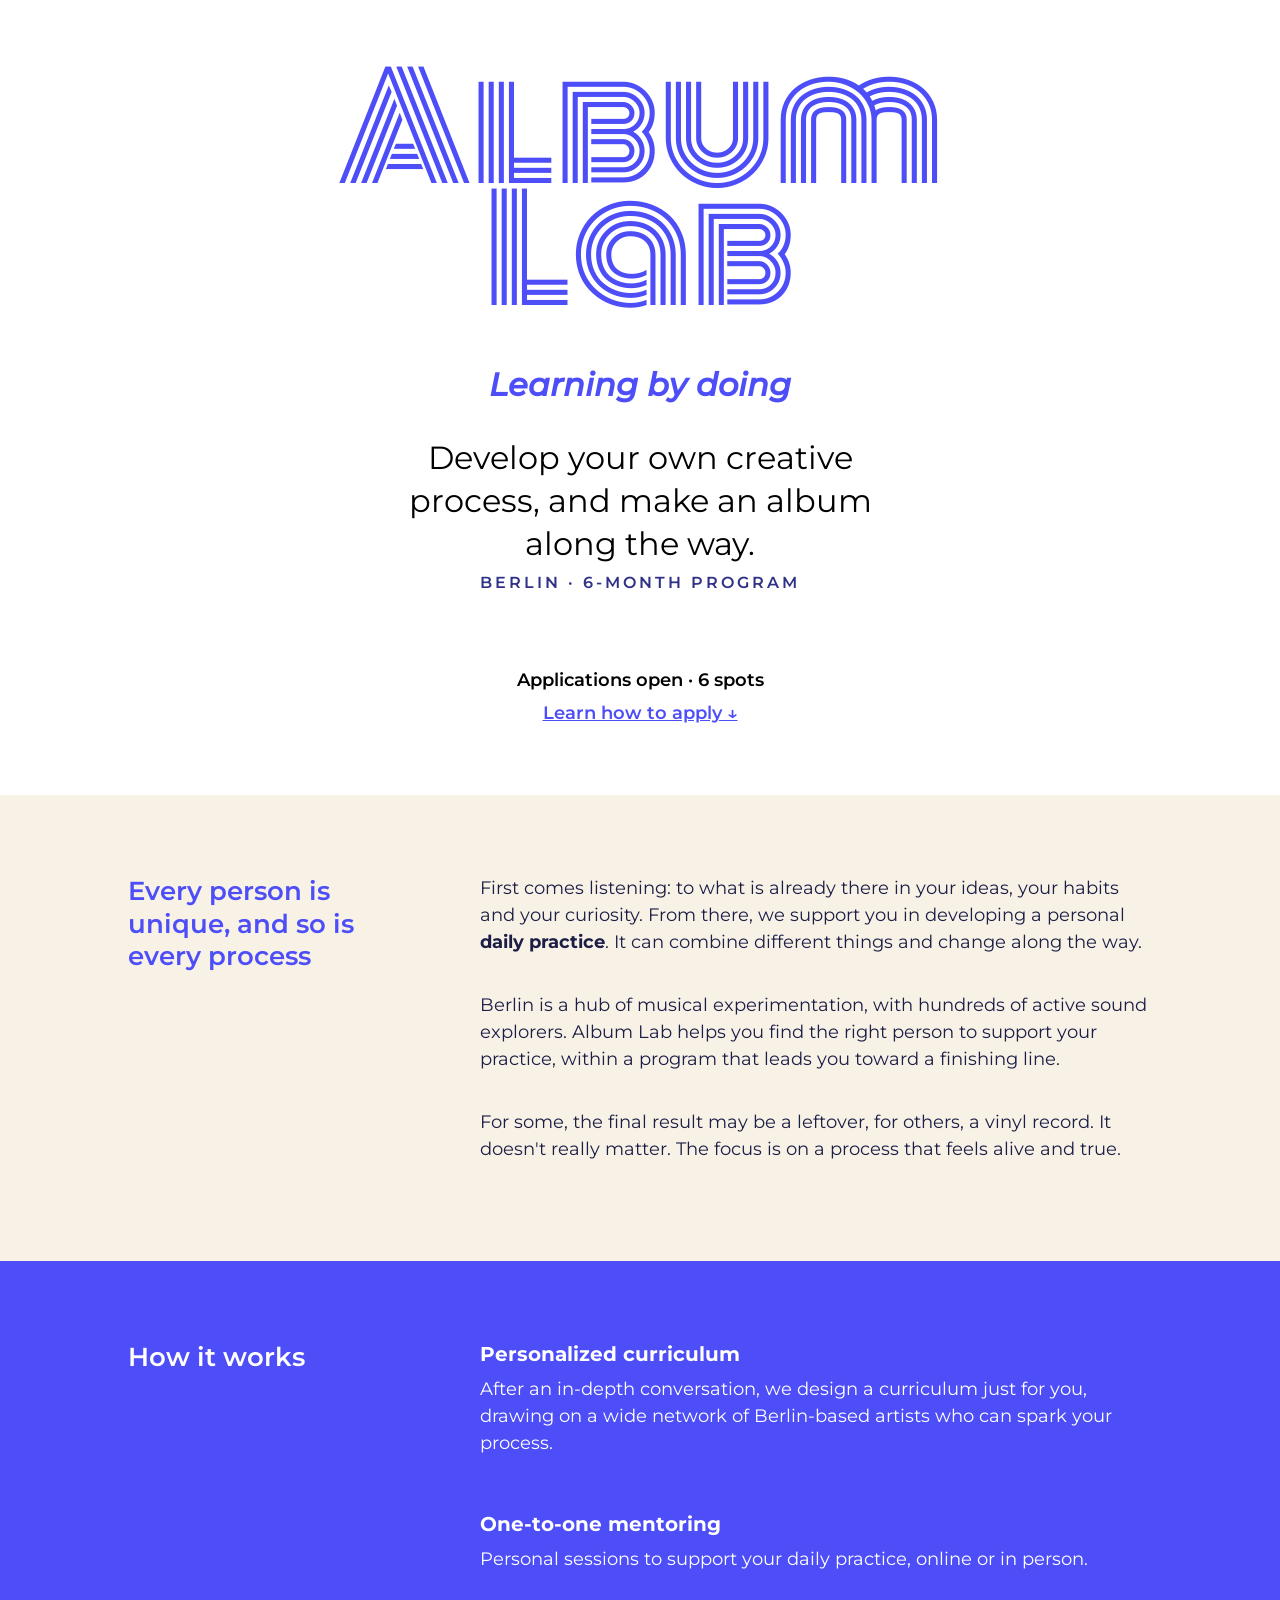
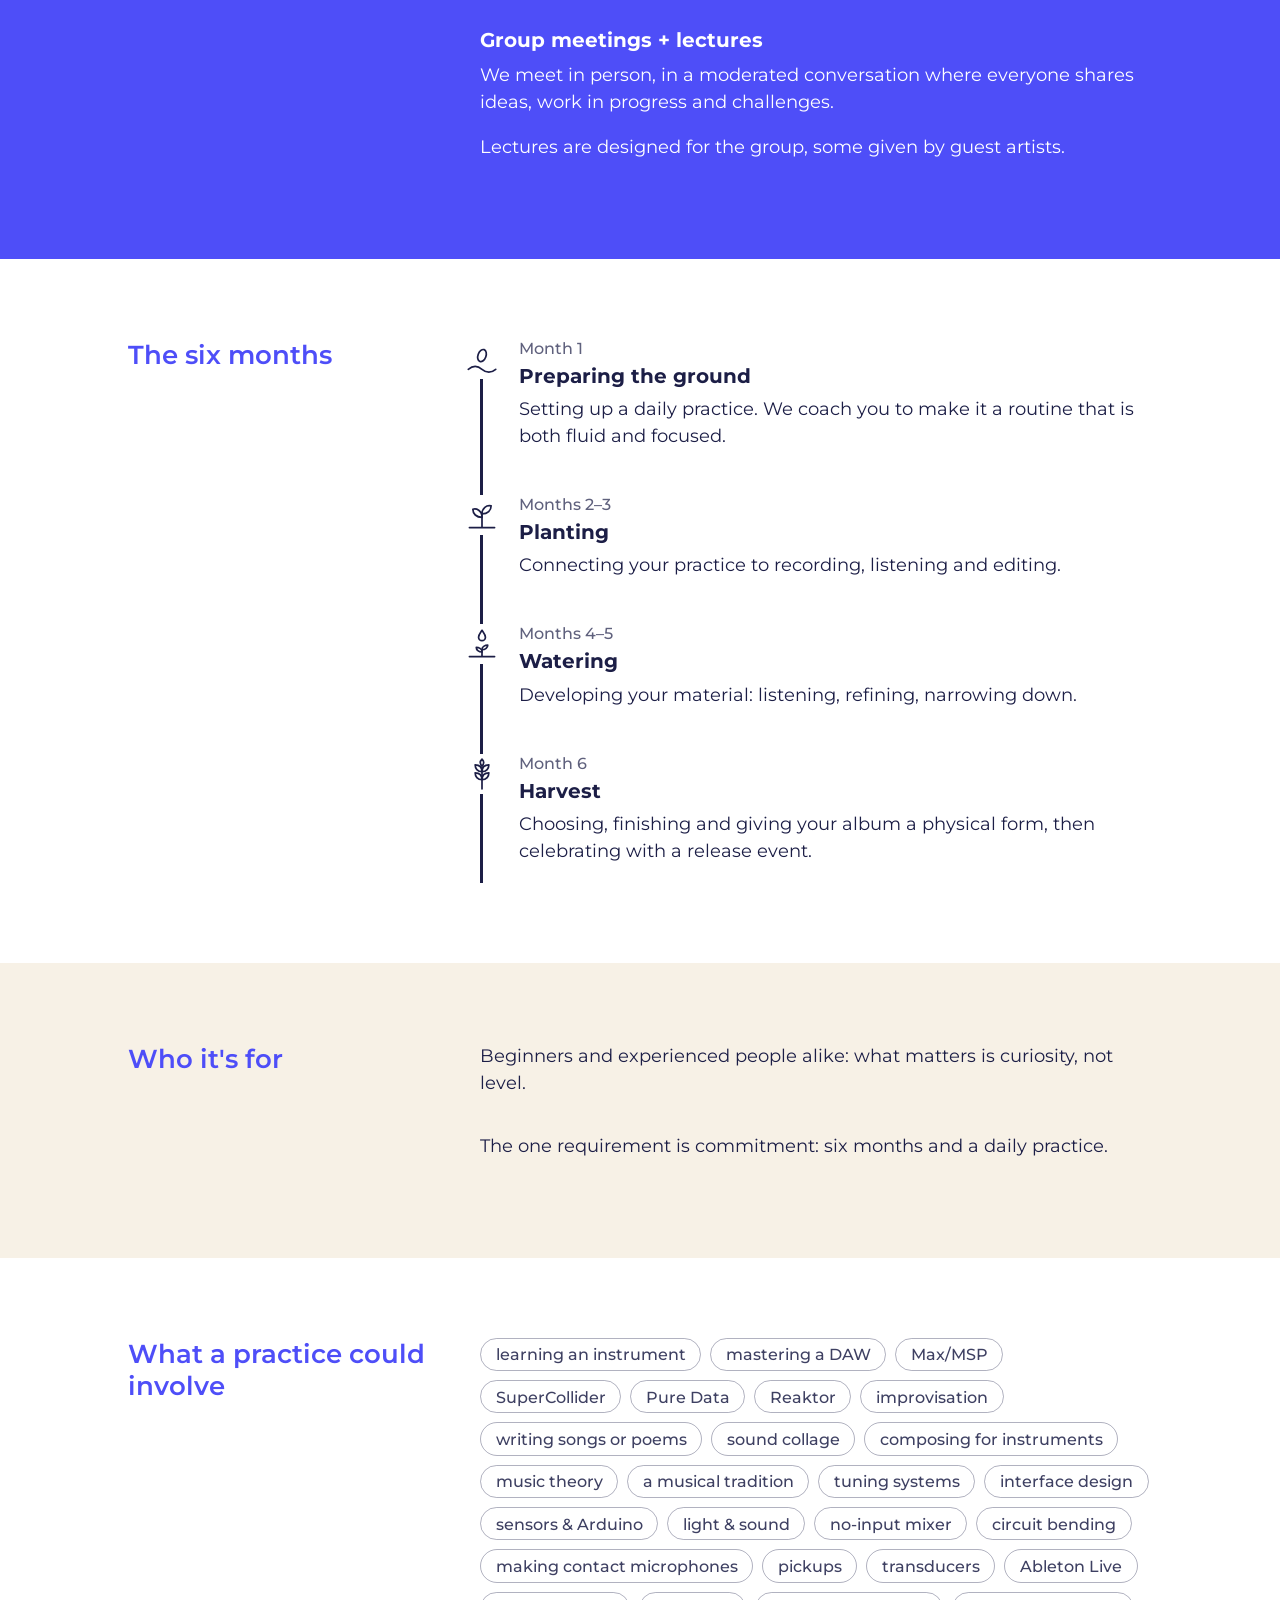
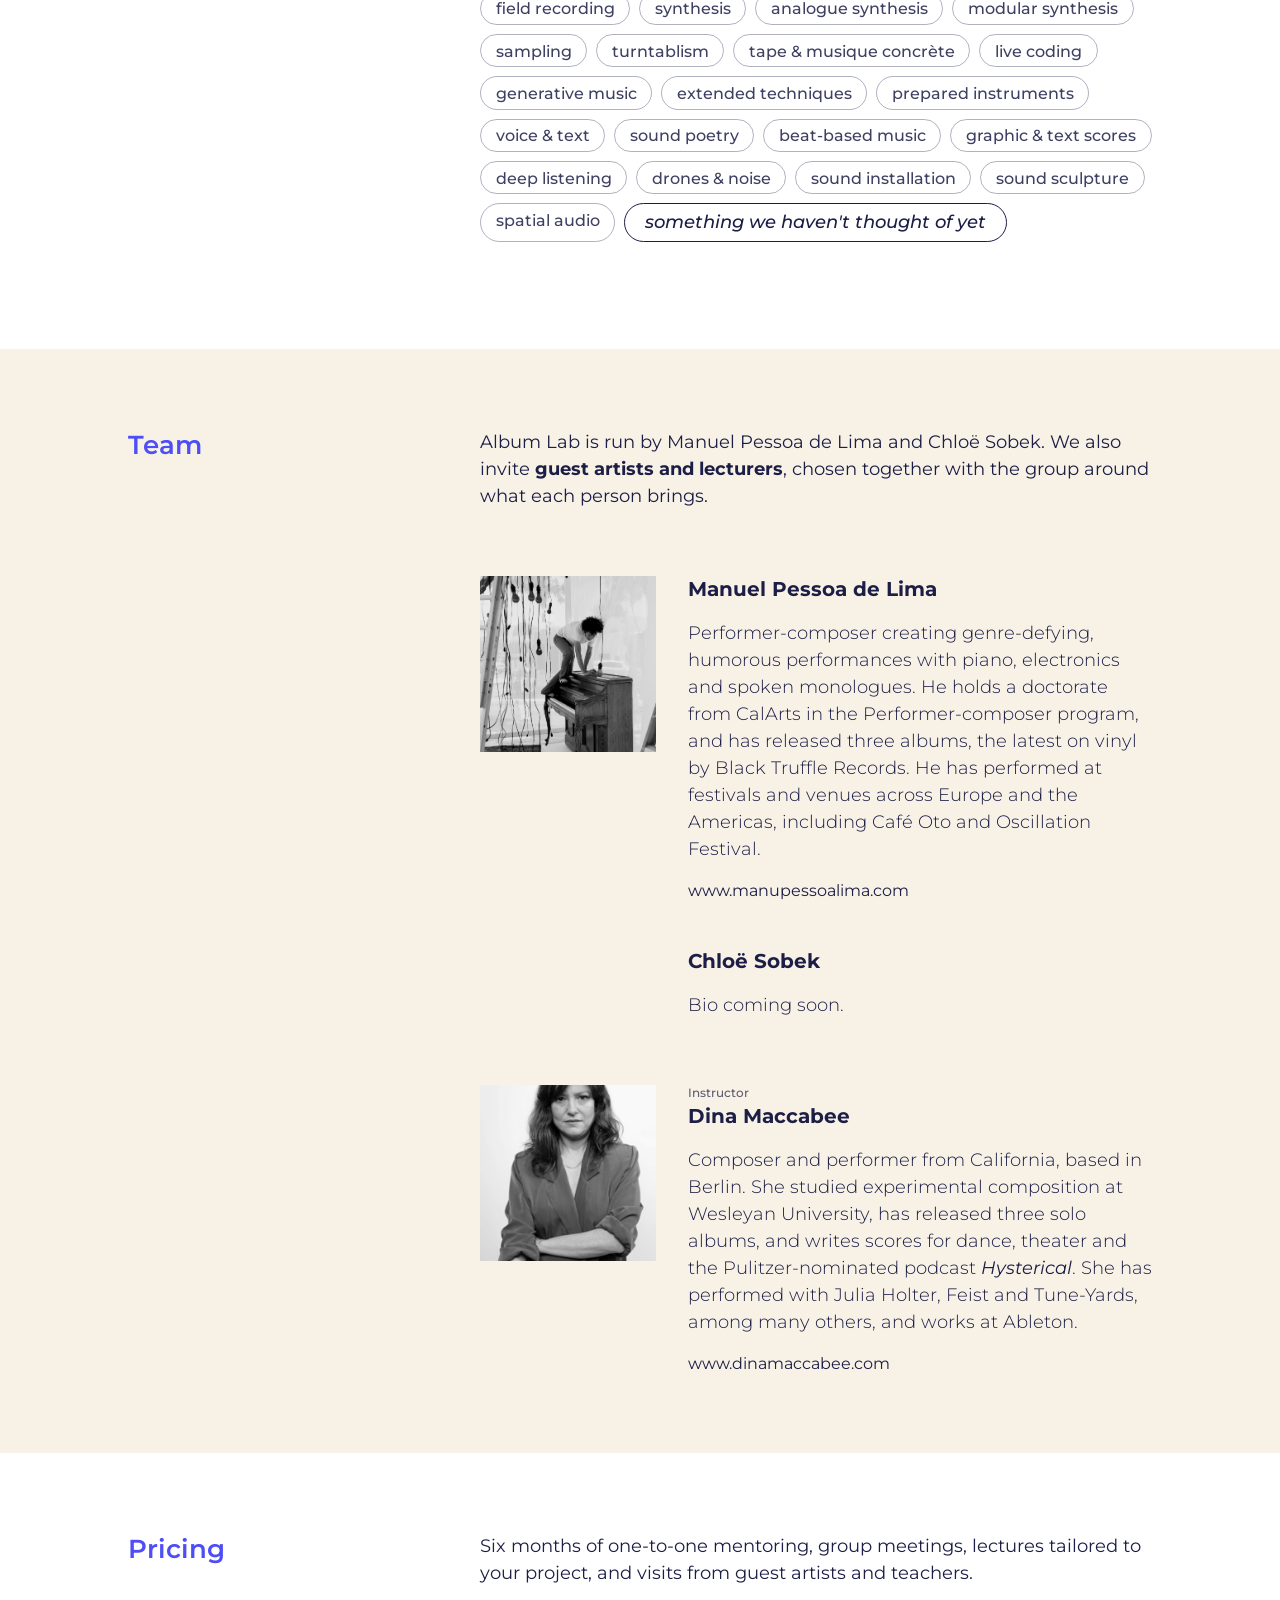
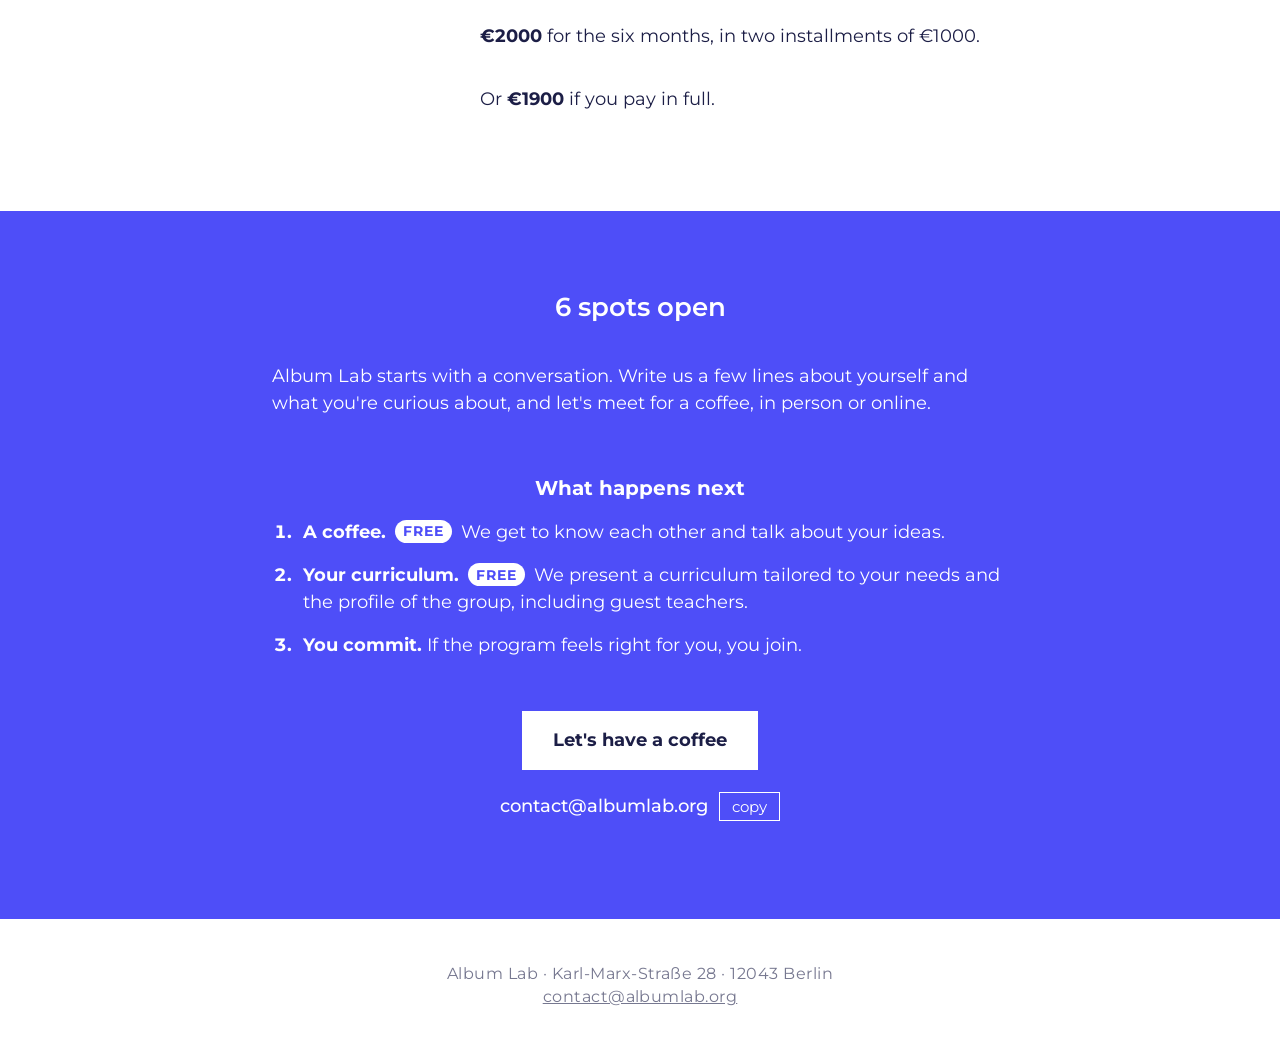
<file: index.html>
<!DOCTYPE html>
<html lang="en">
<head>
    <meta charset="UTF-8">
    <meta name="viewport" content="width=device-width, initial-scale=1.0">
    <link rel="stylesheet" href="/css/stylesheet.css">
    <title>Album Lab · Berlin</title>
    <meta name="description" content="Album Lab is a six-month program in Berlin to develop your own creative process and make an album, together with a small group.">
</head>
<body>
    <header class="band hero">
        <h1>Album Lab</h1>

        <p class="hero-tagline">Learning by doing</p>

        <p class="hero-text">Develop your own creative process, and make an album along the way.</p>

        <p class="hero-label">Berlin · 6-month program</p>

        <p class="apply-teaser">Applications open · 6 spots<br><a href="#apply">Learn how to apply ↓</a></p>

    </header>

    <main>
        <section class="band split band-tint">
            <h2 class="card-title">Every person is unique, and so is every process</h2>

            <p class="card-description">First comes listening: to what is already there in your ideas, your habits and your curiosity. From there, we support you in developing a personal <strong>daily practice</strong>. It can combine different things and change along the way.</p>
            <p class="card-description">Berlin is a hub of musical experimentation, with hundreds of active sound explorers. Album Lab helps you find the right person to support your practice, within a program that leads you toward a finishing line.</p>
            <p class="card-description">For some, the final result may be a leftover, for others, a vinyl record. It doesn't really matter. The focus is on a process that feels alive and true.</p>
        </section>

        <section class="band split band-blue">
            <h2 class="card-title">How it works</h2>

            <div class="week">
                <h3 class="week-title">Personalized curriculum</h3>
                <p class="card-description">After an in-depth conversation, we design a curriculum just for you, drawing on a wide network of Berlin-based artists who can spark your process.</p>
            </div>

            <div class="week">
                <h3 class="week-title">One-to-one mentoring</h3>
                <p class="card-description">Personal sessions to support your daily practice, online or in person.</p>
            </div>

            <div class="week">
                <h3 class="week-title">Group meetings + lectures</h3>
                <p class="card-description">We meet in person, in a moderated conversation where everyone shares ideas, work in progress and challenges.</p>
                <p class="card-description">Lectures are designed for the group, some given by guest artists.</p>
            </div>
        </section>

        <section class="band split band-light">
            <h2 class="card-title">The six months</h2>

            <ol class="phases">
                <li>
                    <svg class="phase-icon" viewBox="2 2 28 28" aria-hidden="true"><ellipse cx="16" cy="13" rx="3.5" ry="5.5" transform="rotate(20 16 13)"/><path d="M4 25q6-5 12 0t12 0"/></svg>
                    <h3 class="phase-title"><span class="phase-time">Month 1</span> Preparing the ground</h3>
                    <p class="card-description">Setting up a daily practice. We coach you to make it a routine that is both fluid and focused.</p>
                </li>
                <li>
                    <svg class="phase-icon" viewBox="2 2 28 28" aria-hidden="true"><path d="M5 27h22M16 27V15"/><path d="M16 18c0-6-5-8-8-7 0 4 3 7 8 7zM16 15c0-5 4-8 8-7 0 4-3 7-8 7z"/></svg>
                    <h3 class="phase-title"><span class="phase-time">Months 2–3</span> Planting</h3>
                    <p class="card-description">Connecting your practice to recording, listening and editing.</p>
                </li>
                <li>
                    <svg class="phase-icon" viewBox="2 2 28 28" aria-hidden="true"><path d="M5 27h22M16 27v-6"/><path d="M16 23c0-3-3-4-5-4 0 2 2 4 5 4zM16 21c0-3 3-4 5-4 0 2-2 4-5 4z"/><path d="M16 4c2 3 3 4 3 6a3 3 0 0 1-6 0c0-2 1-3 3-6z"/></svg>
                    <h3 class="phase-title"><span class="phase-time">Months 4–5</span> Watering</h3>
                    <p class="card-description">Developing your material: listening, refining, narrowing down.</p>
                </li>
                <li>
                    <svg class="phase-icon" viewBox="2 2 28 28" aria-hidden="true"><path d="M16 29V10"/><path d="M16 3c-2 2-2 4 0 6 2-2 2-4 0-6zM16 14c-4 0-6-3-6-6 4 0 6 2 6 6zM16 14c4 0 6-3 6-6-4 0-6 2-6 6zM16 21c-4 0-6-3-6-6 4 0 6 2 6 6zM16 21c4 0 6-3 6-6-4 0-6 2-6 6z"/></svg>
                    <h3 class="phase-title"><span class="phase-time">Month 6</span> Harvest</h3>
                    <p class="card-description">Choosing, finishing and giving your album a physical form, then celebrating with a release event.</p>
                </li>
            </ol>
        </section>

        <section class="band split band-tint">
            <h2 class="card-title">Who it's for</h2>
            <p class="card-description">Beginners and experienced people alike: what matters is curiosity, not level.</p>
            <p class="card-description">The one requirement is commitment: six months and a daily practice.</p>
        </section>

        <section class="band split band-light">
            <h2 class="card-title">What a practice could involve</h2>

            <ul class="practice-list">
                <li>learning an instrument</li>
                <li>mastering a DAW</li>
                <li>Max/MSP</li>
                <li>SuperCollider</li>
                <li>Pure Data</li>
                <li>Reaktor</li>
                <li>improvisation</li>
                <li>writing songs or poems</li>
                <li>sound collage</li>
                <li>composing for instruments</li>
                <li>music theory</li>
                <li>a musical tradition</li>
                <li>tuning systems</li>
                <li>interface design</li>
                <li>sensors &amp; Arduino</li>
                <li>light &amp; sound</li>
                <li>no-input mixer</li>
                <li>circuit bending</li>
                <li>making contact microphones</li>
                <li>pickups</li>
                <li>transducers</li>
                <li>Ableton Live</li>
                <li>field recording</li>
                <li>synthesis</li>
                <li>analogue synthesis</li>
                <li>modular synthesis</li>
                <li>sampling</li>
                <li>turntablism</li>
                <li>tape &amp; musique concrète</li>
                <li>live coding</li>
                <li>generative music</li>
                <li>extended techniques</li>
                <li>prepared instruments</li>
                <li>voice &amp; text</li>
                <li>sound poetry</li>
                <li>beat-based music</li>
                <li>graphic &amp; text scores</li>
                <li>deep listening</li>
                <li>drones &amp; noise</li>
                <li>sound installation</li>
                <li>sound sculpture</li>
                <li>spatial audio</li>
                <li>something we haven't thought of yet</li>
            </ul>
        </section>

        <section class="band split band-tint">
            <h2 class="card-title">Team</h2>

            <p class="card-description">Album Lab is run by Manuel Pessoa de Lima and Chloë Sobek. We also invite <strong>guest artists and lecturers</strong>, chosen together with the group around what each person brings.</p>

            <article class="bio">
                <h3 class="teacher-name">Manuel Pessoa de Lima</h3>
                <p class="teacher-bio">Performer-composer creating genre-defying, humorous performances with piano, electronics and spoken monologues. He holds a doctorate from CalArts in the Performer-composer program, and has released three albums, the latest on vinyl by Black Truffle Records. He has performed at festivals and venues across Europe and the Americas, including Café Oto and Oscillation Festival.</p>

                <div class="contact-container">
                    <div class="profile-photo photo-manu"></div>
                </div>
                <a class="website-link" href="https://www.manupessoalima.com" target="_blank">www.manupessoalima.com</a>
            </article>

            <!-- TODO: Chloë Sobek, waiting for short bio, photo (add .photo-chloe in stylesheet.css) and website.
                 When the photo arrives, add the contact-container block like the others. -->
            <article class="bio">
                <h3 class="teacher-name">Chloë Sobek</h3>
                <p class="teacher-bio">Bio coming soon.</p>
            </article>

            <article class="bio">
                <h3 class="teacher-name"><span class="teacher-role">Instructor</span> Dina Maccabee</h3>
                <p class="teacher-bio">Composer and performer from California, based in Berlin. She studied experimental composition at Wesleyan University, has released three solo albums, and writes scores for dance, theater and the Pulitzer-nominated podcast <em>Hysterical</em>. She has performed with Julia Holter, Feist and Tune-Yards, among many others, and works at Ableton.</p>

                <div class="contact-container">
                    <div class="profile-photo photo-dina"></div>
                </div>
                <a class="website-link" href="https://www.dinamaccabee.com/" target="_blank">www.dinamaccabee.com</a>
            </article>
        </section>

        <section class="band split band-light">
            <h2 class="card-title">Pricing</h2>
            <p class="card-description">Six months of one-to-one mentoring, group meetings, lectures tailored to your project, and visits from guest artists and teachers.</p>
            <p class="card-description"><strong>€2000</strong> for the six months, in two installments of €1000.</p>
            <p class="card-description">Or <strong>€1900</strong> if you pay in full.</p>
        </section>

        <section class="band band-blue" id="apply">
            <h2 class="card-title">6 spots open</h2>

            <p class="card-description">Album Lab starts with a conversation. Write us a few lines about yourself and what you're curious about, and let's meet for a coffee, in person or online.</p>

            <h3 class="next-steps-title">What happens next</h3>
            <ol class="next-steps">
                <li><strong>A coffee.</strong> <span class="free-tag">free</span> We get to know each other and talk about your ideas.</li>
                <li><strong>Your curriculum.</strong> <span class="free-tag">free</span> We present a curriculum tailored to your needs and the profile of the group, including guest teachers.</li>
                <li><strong>You commit.</strong> If the program feels right for you, you join.</li>
            </ol>

            <!-- TODO: start date -->

            <div class="write-to-us">
                <a class="write-btn" href="mailto:contact@albumlab.org?subject=Album%20Lab%20%E2%80%93%20let's%20have%20a%20coffee">Let's have a coffee</a>
                <p class="email-line">
                    <span class="email-address">contact@albumlab.org</span>
                    <button type="button" class="copy-email" data-email="contact@albumlab.org">copy</button>
                </p>
            </div>
        </section>
    </main>

    <footer class="site-footer">
        <p>Album Lab · Karl-Marx-Straße 28 · 12043 Berlin</p>
        <p><a href="mailto:contact@albumlab.org">contact@albumlab.org</a></p>
    </footer>

<script src="/assets/script.js?v=5"></script>
</body>
</html>
</file>
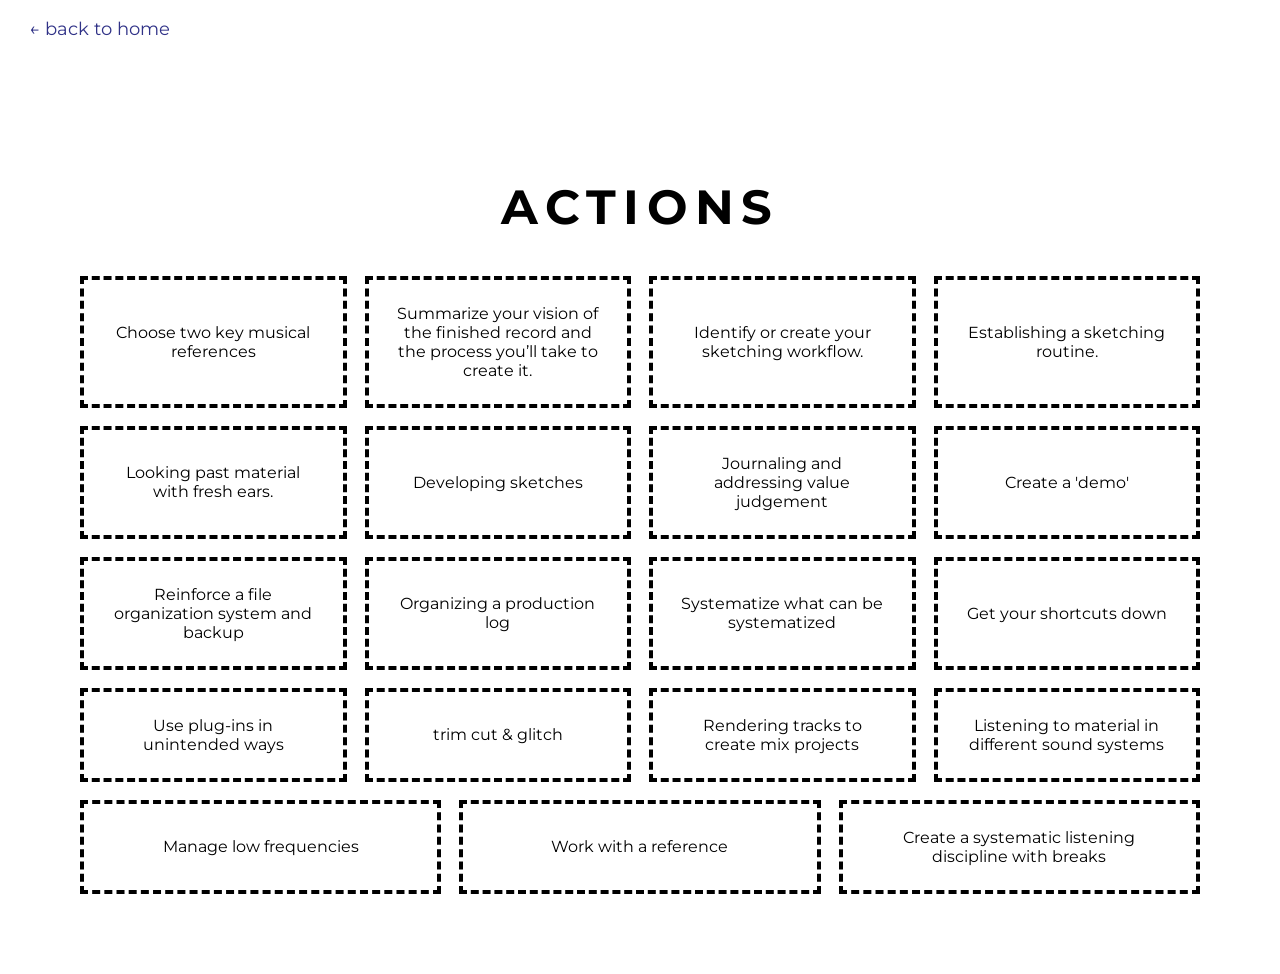
<file: actions.html>
<!DOCTYPE html>
<html lang="en">
<head>
    <meta charset="UTF-8">
    <meta name="viewport" content="width=device-width, initial-scale=1.0">
    <link rel="stylesheet" href="/css/stylesheet.css">
    <title>Album Lab</title>
</head>
<body>
    <header class="back-to-home-container">
        <a href="/" class="back-to-home"> &larr; back to home </a>
    </header>

    <main class="band band-wide">
        <h2>Actions</h2>
    
        <div class="action-grid">
            <p class="action-grid-item">Choose two key musical references</p>
            <p class="action-grid-item">Summarize your vision of the finished record and the process you’ll take to create it.</p>

            <p class="action-grid-item">Identify or create your sketching workflow.</p>
            <p class="action-grid-item">Establishing a sketching routine.</p>

            <p class="action-grid-item">Looking past material with fresh ears.</p>
            <p class="action-grid-item">Developing sketches</p>

            <p class="action-grid-item">Journaling and addressing value judgement</p>
            <p class="action-grid-item">Create a 'demo'</p>

            <p class="action-grid-item">Reinforce a file organization system and backup</p>
            <p class="action-grid-item">Organizing a production log</p>
            <p class="action-grid-item">Systematize what can be systematized</p>

            <p class="action-grid-item">Get your shortcuts down</p>
            <p class="action-grid-item">Use plug-ins in unintended ways</p>
            <p class="action-grid-item">trim cut & glitch</p>

            <p class="action-grid-item">Rendering tracks to create mix projects</p>
            <p class="action-grid-item">Listening to material in different sound systems</p>
            <p class="action-grid-item">Manage low frequencies</p>

            <p class="action-grid-item">Work with a reference</p>
            <p class="action-grid-item">Create a systematic listening discipline with breaks</p>
        </div>
    </main>

</body>
</html>
</file>
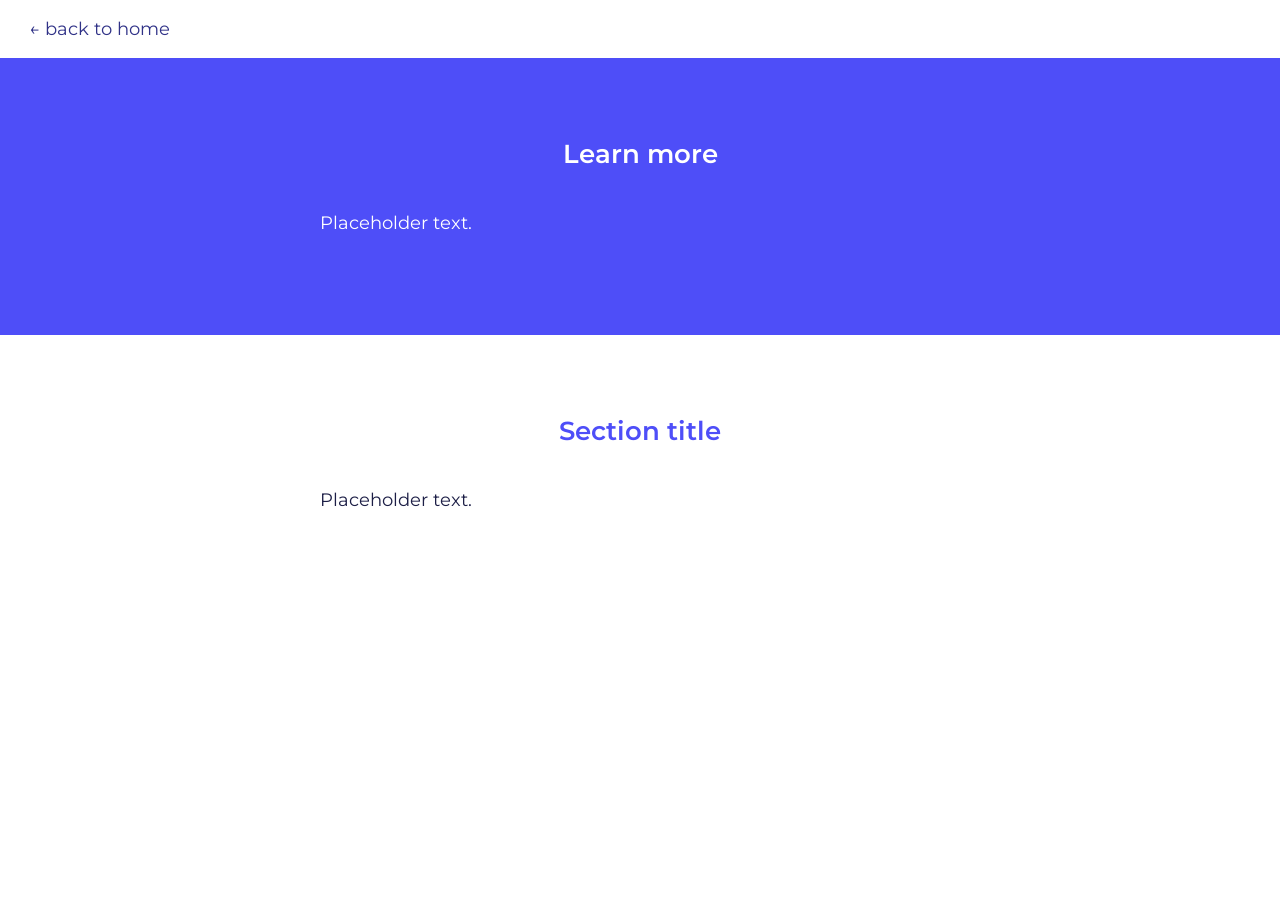
<file: learn_more.html>
<!DOCTYPE html>
<html lang="en">
<head>
    <meta charset="UTF-8">
    <meta name="viewport" content="width=device-width, initial-scale=1.0">
    <link rel="stylesheet" href="/css/stylesheet.css">
    <title>Learn More | Album Lab</title>
</head>
<body>
    <header class="back-to-home-container">
        <a href="/" class="back-to-home"> &larr; back to home </a>
    </header>

    <main>
        <!-- each section is a full-width band; content stays in the centered column -->
        <section class="band band-blue">
            <h2 class="card-title">Learn more</h2>
            <p class="card-description">Placeholder text.</p>
        </section>

        <section class="band band-light">
            <h2 class="card-title">Section title</h2>
            <p class="card-description">Placeholder text.</p>
        </section>
    </main>

<script src="/assets/script.js?v=3"></script>
</body>
</html>
</file>
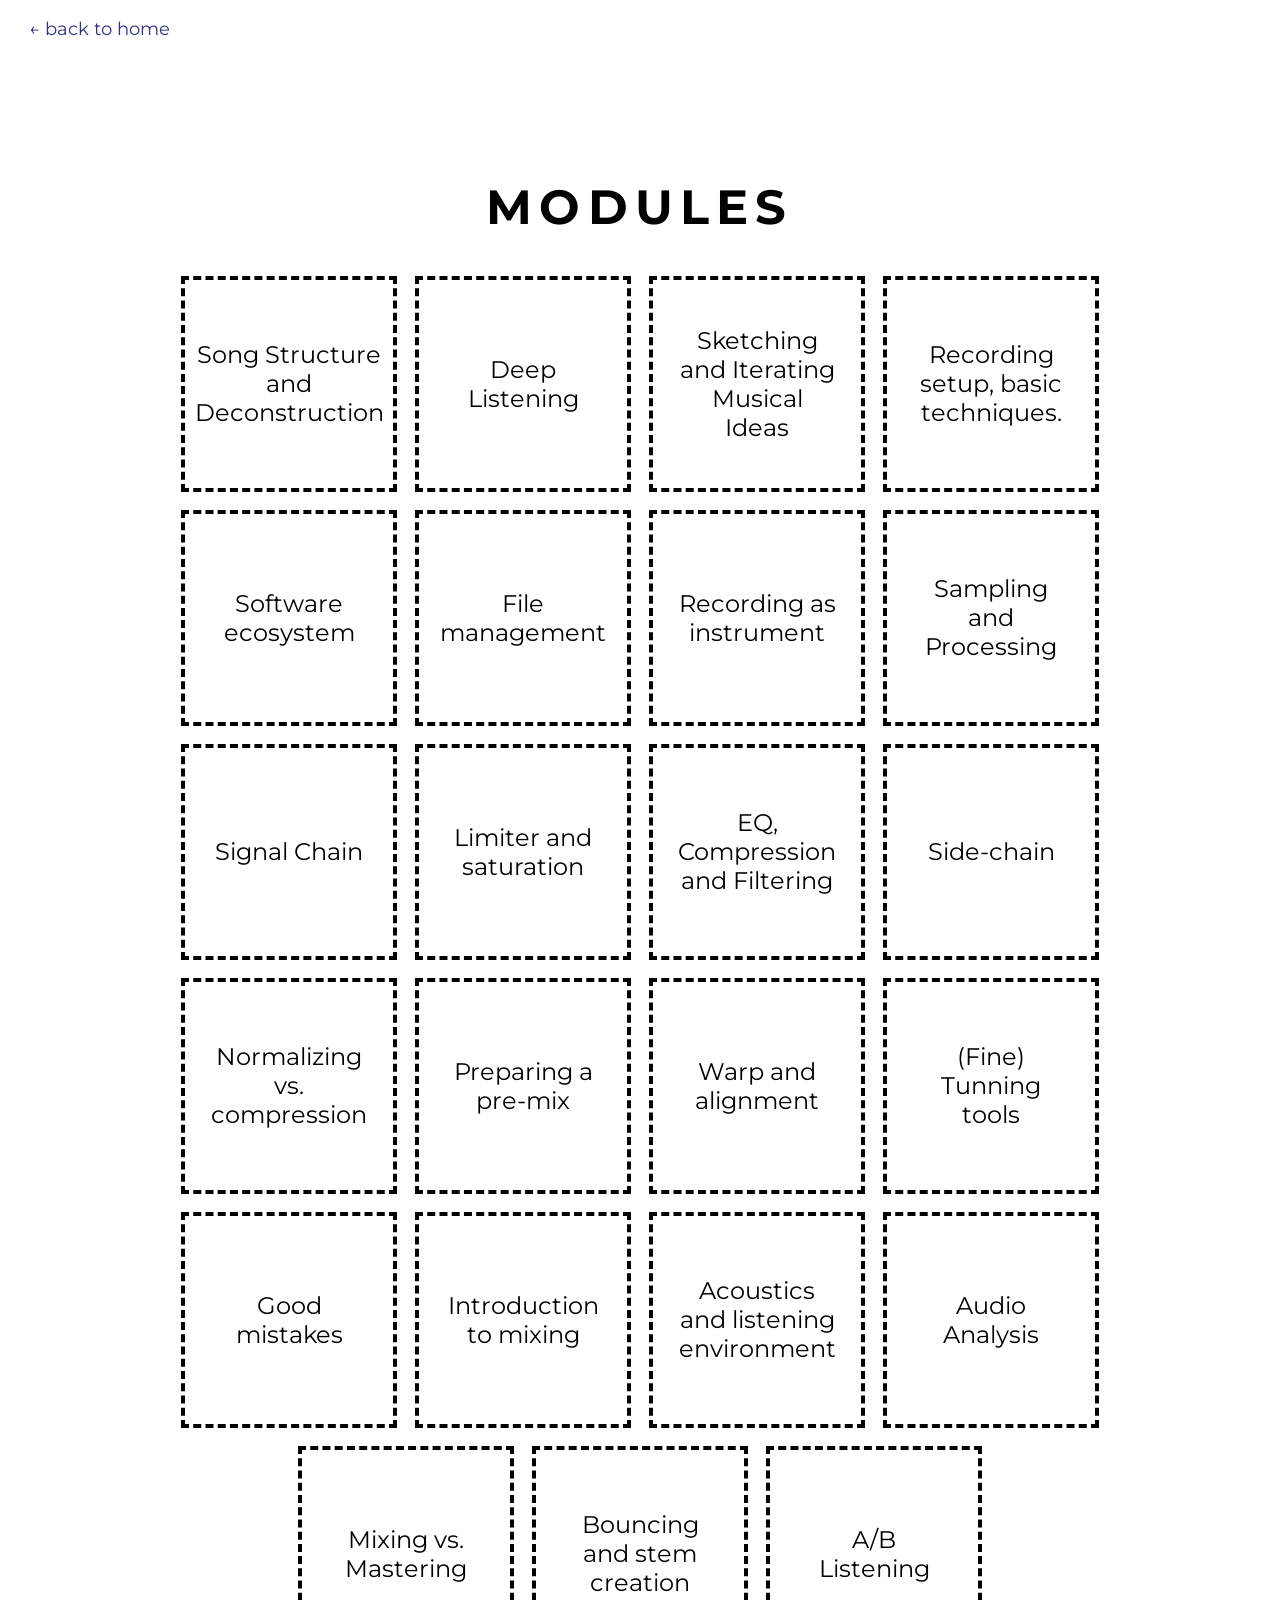
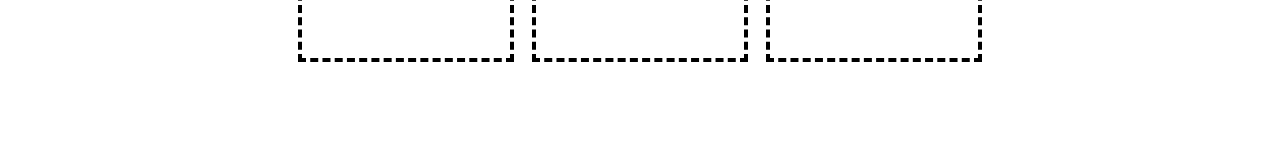
<file: modules.html>
<!DOCTYPE html>
<html lang="en">
<head>
    <meta charset="UTF-8">
    <meta name="viewport" content="width=device-width, initial-scale=1.0">
    <link rel="stylesheet" href="/css/stylesheet.css">
    <title>Album Lab</title>
</head>
<body>
    <header class="back-to-home-container">
        <a href="/" class="back-to-home"> &larr; back to home </a>
    </header>

    <main class="band band-wide">
        <h2>Modules</h2>
        <div class="module-grid">
            <p class="module-grid-item">Song Structure and Deconstruction</p>
            <p class="module-grid-item">Deep Listening</p>
            <p class="module-grid-item">Sketching and Iterating Musical Ideas</p>

            <p class="module-grid-item">Recording setup, basic techniques.</p>
            <p class="module-grid-item">Software ecosystem</p>
            <p class="module-grid-item">File management</p>

            <p class="module-grid-item">Recording as instrument</p>
            <p class="module-grid-item">Sampling and Processing</p>
            <p class="module-grid-item">Signal Chain</p>

            <p class="module-grid-item">Limiter and saturation</p>
            <p class="module-grid-item">EQ, Compression and Filtering</p>
            <p class="module-grid-item">Side-chain</p>

            <p class="module-grid-item">Normalizing vs. compression</p>
            <p class="module-grid-item">Preparing a pre-mix</p>

            <p class="module-grid-item">Warp and alignment</p>
            <p class="module-grid-item">(Fine) Tunning tools</p>
            <p class="module-grid-item">Good mistakes</p>

            <p class="module-grid-item">Introduction to mixing</p>
            <p class="module-grid-item">Acoustics and listening environment</p>
            <p class="module-grid-item">Audio Analysis</p>

            <p class="module-grid-item">Mixing vs. Mastering</p>
            <p class="module-grid-item">Bouncing and stem creation</p>
            <p class="module-grid-item">A/B Listening</p>
        </div>
    </main>

</body>
</html>
</file>
<file: css/stylesheet.css>
/*/////////////////////
GENERAL SETUP
/////////////////////*/


@font-face {
    font-family: 'monoton';
    src: url(/assets/fonts/Monoton-Regular.woff2);
}

@font-face {
    font-family: 'goldman';
    src: url(/assets/fonts/Goldman-Bold.woff2);
    font-weight:700;
}

@font-face {
    font-family: 'goldman';
    src: url(/assets/fonts/Goldman-Regular.woff2);
    font-weight:400;
}

@font-face {
    font-family: 'montserrat' ;
    src: url(/assets/fonts/Montserrat-Thin.woff2);
    font-weight:100;
}

@font-face {
    font-family: 'montserrat';
    src: url(/assets/fonts/Montserrat-Light.woff2);
    font-weight:300;
}

@font-face {
    font-family: 'montserrat';
    src: url(/assets/fonts/Montserrat-Medium.woff2);
    font-weight:500;
}

@font-face {
    font-family: 'montserrat';
    src: url(/assets/fonts/Montserrat-Regular.woff2);
    font-weight:400;
}

@font-face {
    font-family: 'montserrat';
    src: url(/assets/fonts/Montserrat-SemiBold.woff2);
    font-weight:600;
}

@font-face {
    font-family: 'montserrat';
    src: url(/assets/fonts/Montserrat-Bold.woff2);
    font-weight:700;
}

@font-face {
    font-family: 'montserrat';
    src: url(/assets/fonts/Montserrat-Italic.woff2);
    font-weight:400;
    font-style:italic;
}

@font-face {
    font-family: 'montserrat';
    src: url(/assets/fonts/Montserrat-MediumItalic.woff2);
    font-weight:500;
    font-style:italic;
}

/*/////////////////////
SETUP MOBILE
/////////////////////*/

:root{

    /* layout */
    --font-sans: 'montserrat', sans-serif;
    --content-width:40rem;      /* max width of the text column */
    --content-width-wide:70rem; /* max width for grids (modules, actions) */
    --gutter:1.25rem;           /* side space on each side of the text on phones */
    --band-padding:3rem;        /* vertical space inside each colored band */

    /* ---- type scale (one size per role; desktop values in the @media blocks) ----
       lead   = the main sentence in the header
       h2     = section titles
       h3     = sub-headings (Week A, phases, teacher names)
       body   = running text
       small  = labels, footer, e-mail          */
    --fs-lead:1.5rem;
    --fs-h2:1.375rem;
    --fs-h3:1.125rem;
    --fs-regular:1rem;  /* body */
    --fs-small:0.875rem;
    --fs-logo:clamp(3rem, 15vw, 9rem); /* "ALBUM" must fit on one line */
    --fs-description:1.4rem;
    --fs-list-bigger:1.5rem;
    --fs-items:clamp(1.5rem, 5vw, 3rem);
    --fs-items-smaller:clamp(1.25rem, 5vw, 2rem);
    --fs-back-to-home:1em;
    --fs-card-item:2rem;
    --fs-module-btn:1rem;
    --fs-action-item:1rem;
    --fs-module-item:1rem;
    --fs-module-grid-item:clamp(1rem, 2vw, 1.5rem);
    --fs-contact-btn:0.9rem;

    --color-logo:rgb(78, 78, 248);
    --color-light-shade: rgba(22, 24, 120, 0.888);
    --color-text-dark: rgb(28, 30, 70);  /* dark navy for text on light bands */
    --color-tint: rgb(247, 241, 230);    /* warm cream background (was pale blue 240,241,255) */
    --color-cards:rgb(78, 78, 248);
    --color-card-text:rgb(255, 255, 255);
    --color-first-item:rgba(255, 255, 255, 0.9);
    --color-second-item:rgba(255, 255, 255, 0.9);
    --color-third-item:rgb(255, 255, 255);
    --color-module-btn:rgb(255, 255, 255);
    --color-action-btn:rgb(255, 255, 255);
    --color-module-1:rgb(152, 248, 166);
    --color-module-2:rgb(79, 149, 255);
    --color-module-3:rgba(255, 230, 1, 0.834);
    --color-btn-hover:rgb(12, 243, 255);
    --color-modal-item-text:rgb(0, 0, 0);

    --color-contact-btn:white;


    --color-random-module-1: #E63946; /* Vibrant red - anchor */
    --color-random-module-2: #F1FAEE; /* Soft off-white */
    --color-random-module-3: #A8DADC; /* Light aqua */
    --color-random-module-4: #457B9D; /* Desaturated blue */
    --color-random-module-5: #1D3557; /* Deep navy */
    --color-random-module-6: #FFB703; /* Warm yellow-orange */
    --color-random-module-7: #8ECAE6; /* Sky blue */


    --color-month-card: rgb(78,78,248);
    --color-month-card-text:white;
    --color-month1:  rgba(255, 99, 71, 0.15);    /* Tomato red */
    --color-month2:  rgba(255, 165, 0, 0.25);    /* Orange */
    --color-month3:  rgba(255, 215, 0, 0.85);    /* Gold */
    --color-month4:  #00c95bd9;   /* Medium sea green */
    --color-month5:  rgba(32, 178, 170, 0.85);   /* Light sea green */
    --color-month6:  rgba(70, 130, 180, 0.85);   /* Steel blue */
    --color-month7:  rgba(123, 104, 238, 0.85);  /* Medium slate blue */
    --color-month8:  rgba(186, 85, 211, 0.85);   /* Medium orchid */
    --color-month9:  rgba(255, 105, 180, 0.85);  /* Hot pink */
    --color-month10: rgba(205, 92, 92, 0.85);    /* Indian red */
}

*, *::before, *::after{
    box-sizing: border-box; /* padding is included in width, so nothing overflows the screen */
}

body{
    margin:0;
    padding:0;
    font-family: var(--font-sans);
    font-size:var(--fs-regular);
    background-color: white;
}

img{
    max-width:100%;
    display:block;
}

/*/////////////////////
LAYOUT MOBILE
/////////////////////*/

/*
  BAND = a full-width horizontal strip.
  The background color goes edge to edge; the content sits in the
  middle grid column, which is the full width minus the gutters on a
  phone and stops growing at --content-width on bigger screens.

   | 1fr |      content column      | 1fr |
*/
.band{
    display:grid;
    grid-template-columns:
        1fr
        min(var(--content-width), 100% - 2 * var(--gutter))
        1fr;
    padding-block: var(--band-padding);
}

.band > *{
    grid-column: 2;
}

.band > .full-bleed{
    grid-column: 1 / -1; /* anything that should touch the screen edges */
}

.band-wide{
    --content-width: var(--content-width-wide);
}

/* color variations: blue band (white text) and light band (blue text) */
.band-blue{
    background-color: var(--color-cards);
    color: var(--color-card-text);
}

/* light bands: dark navy text for easy reading, headings keep the brand blue */
.band-light{
    background-color: white;
    color: var(--color-text-dark);
}

/* pale blue tint: a calm alternative to white, so the page doesn't look striped */
.band-tint{
    background-color: var(--color-tint);
    color: var(--color-text-dark);
}

.band-light h2, .band-tint h2{
    color: var(--color-logo);
}

/* on light bands the white contact button would disappear: make it blue */
.band-light .contact-btn, .band-tint .contact-btn{
    font-family: var(--font-sans);
    background-color: var(--color-logo);
    color: white;
}

/* ---- hero (top of the homepage) ---- */

.hero{
    text-align: center;
    padding-block: 2rem 3rem;
    /* fill most of the phone screen; only a strip of the next band peeks in */
    min-height: 75vh;  /* fallback for older browsers */
    min-height: 75svh; /* svh = height with the browser bars visible */
    align-content: center; /* center logo + text vertically in that space */
}

/* ---- hook (first section after the hero) ---- */

.hook{
    color: black;
    padding-top: 0; /* continues the white hero without a gap */
}

.hook h2{
    font-family: var(--font-sans);
    /* font-family: Georgia, 'Times New Roman', serif;  <- try this for a softer, bookish look */
    font-weight: 500;
    text-transform: none;
    letter-spacing: normal;
    font-size: clamp(1.75rem, 7vw, 2.75rem);
    line-height: 1.2;
    font-style: italic;
    color: black; /* keep the hook question black, not brand blue */
}

/* the answer right under the hook question */
.hook-answer{
    text-align: center;
    font-size: clamp(1.25rem, 5vw, 1.75rem);
    font-weight: 500;
    margin: 0 0 2em;
}

/* "How it works": the two alternating weeks */
.week{
    margin-top: 2em;
}

.week-title{
    font-weight: 700;
}

.week-title + .card-description{
    margin-top: 0.5em;
}

/* "The six months": a simple vertical timeline */
.phases{
    list-style: none;
    margin: 0;
    padding: 0 0 0 2em;
    border-left: 3px solid currentColor; /* the timeline line */
}

.phases li{
    position: relative;
    margin-bottom: 2em;
}

.phases li:last-child{
    margin-bottom: 0;
}

.phase-icon{ /* little drawing sitting on the timeline line */
    position: absolute;
    left: calc(-2em - 21.5px);
    top: 0;
    width: 40px;
    height: 40px;
    padding: 4px 0;
    background: white;      /* hides the line behind the icon */
    fill: none;
    stroke: currentColor;
    stroke-width: 1.5;
    stroke-linecap: round;
    stroke-linejoin: round;
}

.phase-title{
    text-align: left;
    font-weight: 700;
}

.phase-time{
    font-family: var(--font-sans);
    display: block;
    font-weight: 500;
    font-size: 0.8em;
    opacity: 0.7;
    margin-bottom: 0.2em;
}

.phase-title + .card-description{
    margin-top: 0.4em;
}

/* "Your practice could be": examples shown as tags */
.practice-list{
    list-style: none;
    margin: 1.5em 0;
    padding: 0;
    display: flex;
    flex-wrap: wrap;
    gap: 0.5em;
}

.practice-list li{
    font-family: var(--font-sans);
    font-weight: 500;
    border: 1px solid color-mix(in srgb, currentColor 40%, transparent); /* thin and soft */
    color: color-mix(in srgb, currentColor 85%, transparent);
    border-radius: 2em;
    padding: 0.35em 0.9em;
    font-size: 0.9em;
}

.practice-list li:last-child{
    font-style: italic;
    background: white;                 /* filled, so the open invitation stands out */
    color: inherit;                    /* full-strength text, not the softer tone */
    border: 1.5px solid currentColor;
    font-size: 1em;                    /* a touch bigger than the other tags (0.9em) */
    padding: 0.4em 1.1em;
}

/* small "applications open" line at the end of the hook */
.apply-teaser{
    font-family: var(--font-sans);
    text-align: center;
    font-weight: 600;
    margin-top: 4em;
    line-height: 1.8;
}

.apply-teaser a{
    color: var(--color-logo);
}

html{
    scroll-behavior: smooth; /* the "apply ↓" link glides down instead of jumping */
}

.tagline-container{
    margin:0.25em 0 0;
    text-align: left;
}

.hero-label{
    font-family: var(--font-sans);
    margin: 0.5em 0 0;
    font-weight: 600;
    text-transform: uppercase;
    letter-spacing: 3px;
    font-size: var(--fs-small);
    color: var(--color-light-shade);
}

.hero-tagline{
    font-family: var(--font-sans);
    margin: 0.5em 0 0;
    font-weight: 600;
    font-style: italic;
    font-size: var(--fs-lead);
    color: var(--color-logo);
}

.hero-text{
    font-family: var(--font-sans);
    font-size: var(--fs-lead);
    line-height: 1.35;
    max-width: 32rem;
    margin: 2rem auto 0;
}

.description{
    margin:0;
    font-weight:500;
}

.contact-btn-container{
    display:flex;
    flex-wrap:wrap;
    justify-content: center;
    margin-block: 1em 3em;
}

/* ---- structure buttons: 2 columns on phone, 3rd button full width ---- */

.structure-grid{
    display:grid;
    grid-template-columns: 1fr 1fr;
    gap:1em;
    margin-top:1.5em;
}

.back-to-home-container{
    padding: 1em var(--gutter);
}

.sequence-card{
    width:min(70rem, 100%);
    margin:4em auto;
    padding:2em var(--gutter);
    background-color: var(--color-month-card);
}

.modal-btn-container{
    text-align: center;
    margin:3em auto 2em;
}

.module-grid, .action-grid{
    display:flex;
    flex-wrap:wrap;
    justify-content: center;
    gap:1em;
}

/* ---- teachers ---- */

.bio + .bio{
    margin-top:4em;
}

.contact-container{
    display:flex;
    align-items: flex-end;  /* contact button sits at the bottom of the photo */
    gap:1em;
    margin:2em 0 1em;
}

.profile-photo{
    width:50%;
    aspect-ratio: 1;        /* square photo, no fixed height needed */
    flex-shrink: 0;
    background-size: cover;
    background-repeat: no-repeat;
    filter: grayscale(100%);
}

.photo-dina{
    background-image: url(/assets/img/dina.jpeg);
    background-position: 80% center;
}

.photo-manu{
    background-image: url(/assets/img/manu_credit_john_viscotti.jpeg);
    background-position: 70% center;
}

/* small role label above a name, same look as .phase-time */
.teacher-role{
    font-family: var(--font-sans);
    display: block;
    font-weight: 500;
    font-size: 0.6em;
    opacity: 0.7;
    margin-bottom: 0.2em;
}

.email{
    font-family: var(--font-sans);
    font-weight:100;
    font-size:var(--fs-small);
}

/*/////////////////////
TYPOGRAPHY MOBILE
/////////////////////*/

h1{
    font-family: 'monoton';
    font-size:var(--fs-logo);
    font-weight:100;
    color:var(--color-logo);
    line-height:0.85;
    text-align:center;
    margin:0.25em 0;
    overflow-wrap: normal; /* never break inside a word: ALBUM stays whole */
    word-break: keep-all;
}

.tagline{
    font-family: var(--font-sans);
    font-weight:700;
    letter-spacing: 2px;
    line-height: 0.2;
    text-transform: uppercase;
    transform:skew(-45deg);
    color:var(--color-light-shade);
}

h2{
    font-family: var(--font-sans);
    font-weight: 700;
    text-transform: uppercase;
    font-size:var(--fs-items);
    text-align: center;
    letter-spacing: 0.15em;
}

.month-number{
    margin:0;
    color:var(--color-month-card-text);
}

h3{
    text-transform: none;
    text-align: center;
    font-size: var(--fs-h3);
    line-height: 1.3;
    margin:0;
}

.month-subtitle{
    color:var(--color-card-text);
}

.month-card-item{
    font-size:var(--fs-card-item);
    text-align: center;
    color:var(--color-card-text);
}

.right{
    text-align: right;
    transform:skew(0);
    color:black;
}

.description{
    font-size: var(--fs-description);
    color:var(--color-light-shade);
    line-height: 1.4;
}

/* text inside bands inherits the band's color (white on blue, blue on white) */
.card-description{
    font-family: var(--font-sans);
    line-height:1.5;
}

.card-title{
    text-align: center;
    font-size:var(--fs-h2);
    font-weight: 600;
    line-height: 1.25;
    text-transform: none;   /* all section titles are written as sentences */
    letter-spacing: normal;
    margin-top:0;
}

.structure-grid-title{
    letter-spacing: 8px;
    font-size:var(--fs-items-smaller);
}

/* "plus list": items separated by a + (Mixed Modes) */
.plus-list{
    margin:1em 0 0;
    padding:0;
    list-style-type: none;
    font-weight: 800;
    font-size:var(--fs-list-bigger);
}

.plus-list li{
    margin:0;
}

.plus-list li + li::before{
    content:"+";
    display:block;
    margin:0.5em 0;
}

.structure-grid-button{
    text-decoration: none;
    text-align: center;
    color:black;
    padding: 4em 0.5em;
}

.structure-grid-button:hover{
    background-color:var(--color-btn-hover);
    color:white;
}

.teacher-bio{
    font-family: var(--font-sans);
    font-weight:400;
    line-height:1.5;
}

.contact-btn{
    display:inline-flex;
    text-decoration:none;
    text-transform: uppercase;
    padding:0.5em 1em;
    color:var(--color-logo);
    background-color: var(--color-contact-btn);
    font-size: var(--fs-contact-btn);
}

.contact-btn:hover{
    background-color: var(--color-btn-hover);
}

.back-to-home{
    text-decoration: none;
    font-size:var(--fs-back-to-home);
    color: var(--color-light-shade);
    padding:0.5em;
}

.back-to-home:hover{
    background-color:var(--color-btn-hover);
}

.module-btn, .action-btn{
    text-decoration:none;
    padding:1em 3em;
    color:black;
    font-size:var(--fs-module-btn);
    font-weight:800;
    text-transform: uppercase;
    border:none;
}

.module-btn{
    background-color:var(--color-module-btn);
}

.action-btn{
    background-color: var(--color-action-btn);
}

.module-btn:hover, .action-btn:hover{
    color:white;
    background-color: var(--color-btn-hover);
}

.modal{
    border:none;
    width:min(90vw, 40rem);
    max-width:none;
    padding:0;
    background-color: rgba(12,32,33,0);
}

.modal::backdrop{
    background:linear-gradient(45deg, rgb(0, 0, 0), rgba(190, 183, 184, 0.7));
}

.close-modal-btn{
    background-color: rgb(228, 227, 227);
    border:none;
    padding:1em;
    margin:2em 0 1em;
}

.close-modal-btn:hover{
    background-color:var(--color-btn-hover);
}

.modal-item{
    font-size:var(--fs-module-item);
    padding:1.5em;
    background-color: white;
}

.structure-first-item{
    background-color: var(--color-first-item);
}

.structure-second-item{
    background-color: var(--color-second-item);
}

.structure-third-item{
    background-color:var(--color-third-item);
    grid-column: 1 / -1;
    padding:2em;
}

.module-grid-item{
    display:flex;
    margin:0;
    justify-content: center;
    align-items: center;
    text-align:center;
    width:9em;
    height:9em;
    padding:1em;
    font-size:var(--fs-module-grid-item);
    background-color: white;
}

.action-grid-item{
    display:flex;
    margin:0;
    padding:1.5em;
    font-size:var(--fs-action-item);
    flex: 1 1 14rem;  /* grows to fill the row, wraps below ~14rem */
    justify-content: center;
    align-items: center;
    text-align: center;
}

.action-grid-item,
.module-grid-item{
    border:dashed black 4px;
}

.coming-soon{
    font-size:var(--fs-regular);
    color:red;
}

.albumfactory{
    font-family: 'monoton';
}

.album-factory-pattern{
    margin:0;
    padding:0;
    word-break: break-all;
    white-space: normal;
    overflow-wrap: break-word;
    color:rgb(196, 240, 255);
    letter-spacing: 6px;
}

.open-contact{
    text-decoration: none;
    text-transform: uppercase;
    text-align: center;
    background-color: var(--color-logo);
    color:white;
    font-weight:bold;
    padding:1em;
    border:none;
    font-size:var(--fs-regular);
    margin:0;
}

.open-contact:hover{
    background-color: var(--color-btn-hover);
}

.contact-form-modal{
    border:none;
    width:min(90vw, 40rem);
    max-width:none;
}

.website-link{
    font-family: var(--font-sans);
    text-decoration: none;
    color:inherit;
    font-size:var(--fs-small);
}

.website-link:hover{
    color:var(--color-btn-hover);
}

/*/////////////////////
CONTACT FORM MOBILE
/////////////////////*/

form{
    display:flex;
    flex-direction: column;
}

input, textarea, button{
    margin:0.5em 0;
    outline-color:var(--color-light-shade);
    border:solid 2px grey;
    box-shadow: 0 0 6px rgba(78, 78, 248, .5);
    padding:0.5em;
    color:var(--color-logo);
    font: inherit;
}

.submit, .close-contact{
    background-color: white;
}

textarea{
    resize:vertical;
}

.form-feedback {
    color: green;
    display: none;
}

/* small, discreet footer with the address */
.site-footer{
    font-family: var(--font-sans);
    padding: 2.5rem var(--gutter) 3rem;
    text-align: center;
    font-size: var(--fs-small);
    letter-spacing: 0.03em;
    color: var(--color-text-dark);
    opacity: 0.6;
}

.site-footer p{
    margin: 0.3em 0;
}

.site-footer a{
    color: inherit;
}

/* "What happens next": three numbered steps before the e-mail button */
.next-steps-title{
    margin-top: 2em;
    font-weight: 700;
}

.next-steps{
    font-family: var(--font-sans);
    line-height: 1.5;
    margin: 1em 0 0;
    padding-left: 1.4em;
}

.next-steps li{
    margin-bottom: 0.9em;
    padding-left: 0.3em;
}

.next-steps li::marker{
    font-weight: 700;
}

/* make it obvious that the first steps cost nothing */
.free-note{
    font-family: var(--font-sans);
    font-weight: 600;
    font-size: 1.15em;
    line-height: 1.4;
    margin: 0.5em 0 1em;
}

.free-tag{
    font-family: var(--font-sans);
    display: inline-block;
    font-size: 0.75em;
    font-weight: 700;
    text-transform: uppercase;
    letter-spacing: 0.08em;
    padding: 0.1em 0.6em;
    margin: 0 0.3em;
    border-radius: 1em;
    background-color: white;
    color: var(--color-logo);
    vertical-align: 0.1em;
}

/* "let's have a coffee": e-mail button + address to copy, on the blue band */
.write-to-us{
    margin-top: 2em;
    text-align: center;
}

.write-btn{
    font-family: var(--font-sans);
    display: inline-block;
    padding: 0.9em 1.6em;
    background-color: white;
    color: var(--color-text-dark);
    font-weight: 700;
    text-decoration: none;
    border: 2px solid white;
}

.write-btn:hover{
    background-color: transparent;
    color: white;
}

.email-line{
    margin-top: 1.25em;
    display: flex;
    flex-wrap: wrap;
    justify-content: center;
    align-items: center;
    gap: 0.6em;
}

.email-address{
    font-family: var(--font-sans);
    font-weight: 500;
    user-select: all; /* one tap selects the whole address */
}

.copy-email{
    font-family: var(--font-sans);
    margin: 0;
    padding: 0.25em 0.8em;
    border: 1.5px solid white;
    box-shadow: none;
    background: transparent;
    color: white;
    font-size: 0.85em;
    cursor: pointer;
}

/*/////////////////////
SETUP DESKTOP
/////////////////////*/

@media (min-width:768px){

    :root{
        --fs-lead:2rem;
        --fs-h2:1.625rem;
        --fs-h3:1.25rem;
        --fs-regular:1.125rem;
        --fs-small:1rem;
        --fs-tagline-text:1rem;
        --fs-description:1.8rem;
        --band-padding:5rem;
    }


    /*/////////////////////
    LAYOUT DESKTOP
    /////////////////////*/

    .tagline-container{
        width: 60%;
        font-size:var(--fs-tagline-text);
        margin:0.5em auto 0;
    }

    /* the three structure buttons side by side */
    .structure-grid{
        grid-template-columns: repeat(3, 1fr);
    }

    .structure-third-item{
        grid-column: auto;
    }

    .structure-third-item, .structure-second-item, .structure-first-item{
        padding:3em 1em;
        font-size:var(--fs-module-btn);
    }

    .profile-photo{
        width:30%;
    }

    .modal-item{
        padding:3em;
    }


    /*/////////////////////
    TYPOGRAPHY DESKTOP
    /////////////////////*/

    .teacher-bio{
        font-weight:300;
    }

    .description{
        line-height: 1.5;
    }
}


/*/////////////////////
WIDE SCREENS (laptops and desktops)
On a phone everything stays in one column. On wide screens the
content sections ("split") get two columns: the heading on the left,
the text on the right. The text column keeps a comfortable reading
width; the extra space goes to the heading column instead of making
lines too long.
/////////////////////*/

@media (min-width:1000px){

    .band.split{
        grid-template-columns:
            1fr
            minmax(0, 22rem)   /* heading column */
            minmax(0, 42rem)   /* text column */
            1fr;
    }

    .band.split > *{
        grid-column: 3;
    }

    .band.split > h2{
        grid-column: 2;
        grid-row: 1 / span 60;  /* stays next to all the content of the section */
        align-self: start;
        position: sticky;       /* heading stays in view while the text scrolls */
        top: 2rem;
        text-align: left;
        margin: 0;
        padding-right: 3rem;
    }

    .band.split > :nth-child(2){
        margin-top: 0;          /* text starts level with the heading */
    }

    /* hook and "we are looking for 6 people" stay centered, a bit wider */
    .hook, #apply{
        --content-width: 46rem;
    }

    /* subheadings inside the text column line up with the text */
    .band.split h3{
        text-align: left;
    }

    /* the slogan was tiny on big screens */
    .tagline-container{
        font-size: 1.6rem;
        width: min(36rem, 70%);
    }

    /* teachers: photo + contact on the left, name and bio on the right */
    .band.split .bio{
        display: grid;
        grid-template-columns: 11rem 1fr;
        column-gap: 2rem;
        align-items: start;
        margin-top: 3rem;
    }

    .band.split .bio > *{
        grid-column: 2;
    }

    .band.split .bio .contact-container{
        grid-column: 1;
        grid-row: 1 / span 4;
        flex-direction: column;
        align-items: flex-start;
        margin: 0;
    }

    .band.split .bio .profile-photo{
        width: 100%;
    }

    .band.split .bio .teacher-name{
        margin-top: 0;
    }

    /* timeline: a bit more air between phases */
    .phases li{
        margin-bottom: 2.5em;
    }
}
</file>
